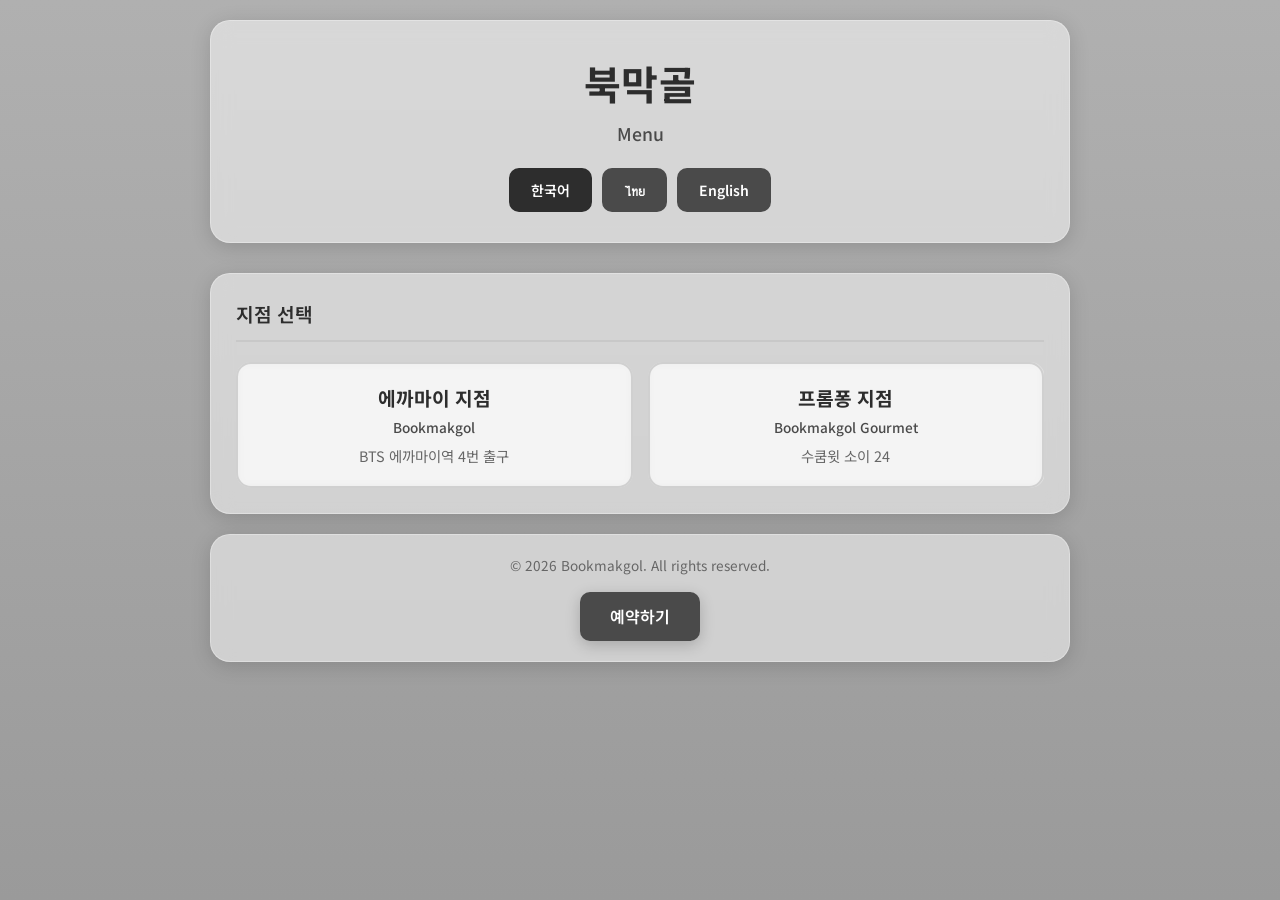
<file: index.html>
<!DOCTYPE html>
<html lang="ko">
<head>
    <meta charset="UTF-8">
    <meta name="viewport" content="width=device-width, initial-scale=1.0">
    <title>북막골 메뉴 | Bookmakgol Menu</title>
    <link rel="preconnect" href="https://fonts.googleapis.com">
    <link rel="preconnect" href="https://fonts.gstatic.com" crossorigin>
    <link href="https://fonts.googleapis.com/css2?family=Noto+Sans+KR:wght@400;500;600;700&display=swap" rel="stylesheet">
    <link rel="stylesheet" href="css/style.css">
</head>
<body>
    <div class="container">
        <!-- Header -->
        <header class="header">
            <div class="logo">북막골</div>
            <div class="subtitle" id="subtitle">Menu</div>
            
            <!-- Language Selector -->
            <div class="language-selector">
                <button class="lang-btn active" data-lang="ko">한국어</button>
                <button class="lang-btn" data-lang="th">ไทย</button>
                <button class="lang-btn" data-lang="en">English</button>
            </div>
        </header>

        <!-- Branch Selection -->
        <section class="branch-section">
            <h2 class="section-title">
                <span id="branch-title">지점 선택</span>
            </h2>
            
            <div class="branch-cards">
                <button class="branch-card" data-branch="ekamai" type="button">
                    <div class="branch-name" id="ekamai-name">에까마이 지점</div>
                    <div class="branch-subtitle">Bookmakgol</div>
                    <div class="branch-info" id="ekamai-info">BTS 에까마이역 4번 출구</div>
                </button>
                <button class="branch-card" data-branch="phromphong" type="button">
                    <div class="branch-name" id="phrom-name">프롬퐁 지점</div>
                    <div class="branch-subtitle">Bookmakgol Gourmet</div>
                    <div class="branch-info" id="phrom-info">수쿰윗 소이 24</div>
                </button>
            </div>
        </section>

        <!-- Menu Container (Hidden until branch selected) -->
        <section class="menu-section" id="menuSection" style="display: none;">
            <!-- Category Navigation -->
            <nav class="category-nav" id="categoryNav">
                <div class="category-scroll">
                    <!-- Categories will be populated by JS -->
                </div>
            </nav>

            <!-- Menu Grid -->
            <div class="menu-grid" id="menuGrid">
                <!-- Menu items will be populated by JS -->
            </div>
        </section>

        <!-- Footer -->
        <footer class="footer">
            <div class="footer-content">
                <p>© 2026 Bookmakgol. All rights reserved.</p>
                <a href="https://dylankwak57.github.io/bookmakgol-reservation/" class="reservation-btn" id="reservationBtn">
                    예약하기
                </a>
            </div>
        </footer>
    </div>

    <script src="js/menu.js?v=10"></script>
</body>
</html>
</file>
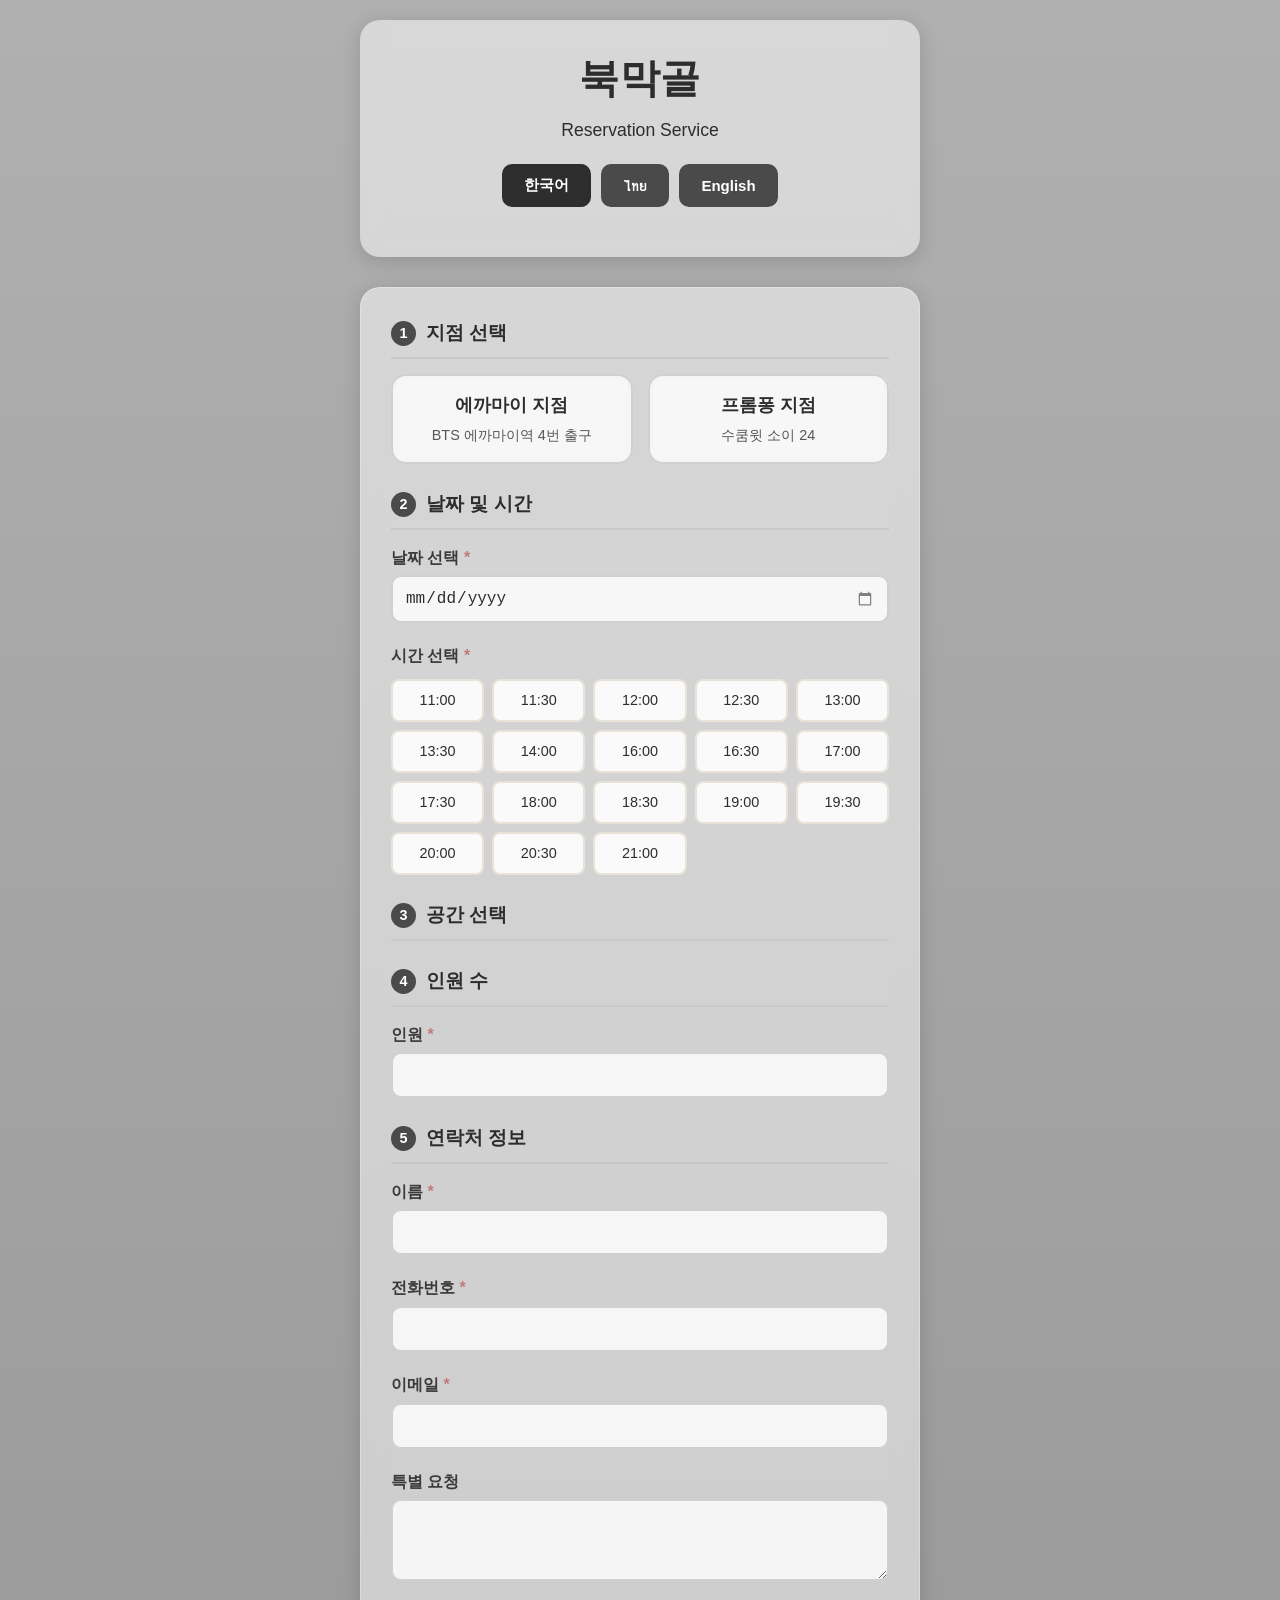
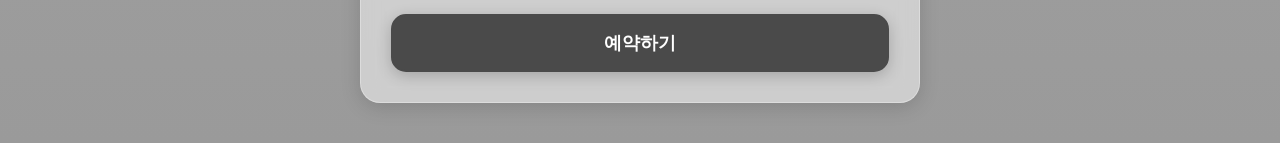
<file: bookmakgol_reservation_index.html>
<!DOCTYPE html>
<html lang="ko">
<head>
    <meta charset="UTF-8">
    <meta name="viewport" content="width=device-width, initial-scale=1.0">
    <title id="page-title">북막골 예약 | Bookmakgol Reservation</title>
    <style>
        * {
            margin: 0;
            padding: 0;
            box-sizing: border-box;
        }

        body {
            font-family: -apple-system, BlinkMacSystemFont, 'Segoe UI', Roboto, 'Helvetica Neue', Arial, sans-serif;
            background: linear-gradient(to bottom, #b0b0b0 0%, #9a9a9a 100%);
            color: #2d2d2d;
            line-height: 1.6;
            min-height: 100vh;
        }

        .container {
            max-width: 600px;
            margin: 0 auto;
            padding: 20px;
        }

        .header {
            text-align: center;
            margin-bottom: 30px;
            padding: 30px 20px;
            background: rgba(255, 255, 255, 0.5);
            border-radius: 20px;
            backdrop-filter: blur(10px);
            box-shadow: 0 4px 20px rgba(0, 0, 0, 0.15);
        }

        .logo {
            font-size: 2.5rem;
            font-weight: 700;
            color: #2d2d2d;
            margin-bottom: 10px;
            letter-spacing: 0.5px;
            line-height: 1.4;
        }

        .subtitle {
            font-size: 1.1rem;
            color: #2d2d2d;
            margin-bottom: 20px;
        }

        .language-selector {
            display: flex;
            justify-content: center;
            gap: 10px;
            margin-bottom: 20px;
        }

        .lang-btn {
            background: #4a4a4a;
            border: 2px solid #4a4a4a;
            padding: 10px 20px;
            border-radius: 10px;
            font-size: 15px;
            cursor: pointer;
            transition: all 0.3s;
            font-weight: 600;
            color: white;
        }

        .lang-btn:hover {
            transform: translateY(-2px);
            box-shadow: 0 4px 12px rgba(0,0,0,0.2);
            background: #3a3a3a;
        }

        .lang-btn.active {
            background: #2d2d2d;
            color: white;
            border-color: #2d2d2d;
        }

        .form-container {
            background: rgba(255, 255, 255, 0.5);
            border-radius: 20px;
            padding: 30px;
            backdrop-filter: blur(10px);
            box-shadow: 0 4px 20px rgba(0, 0, 0, 0.15);
            margin-bottom: 20px;
            border: 1px solid rgba(255, 255, 255, 0.3);
        }

        .form-section {
            margin-bottom: 25px;
        }

        .section-title {
            font-size: 1.2rem;
            color: #2d2d2d;
            margin-bottom: 15px;
            padding-bottom: 8px;
            border-bottom: 2px solid #c8c8c8;
            display: flex;
            align-items: center;
            font-weight: 600;
        }

        .section-number {
            background: #4a4a4a;
            color: white;
            width: 25px;
            height: 25px;
            border-radius: 50%;
            display: flex;
            align-items: center;
            justify-content: center;
            font-size: 0.9rem;
            margin-right: 10px;
            font-weight: 600;
        }

        .form-group {
            margin-bottom: 20px;
        }

        label {
            display: block;
            margin-bottom: 5px;
            font-weight: 600;
            color: #3a3a3a;
        }

        .required {
            color: #c17a7a;
        }

        input, select, textarea {
            width: 100%;
            padding: 12px;
            border: 2px solid #d0d0d0;
            border-radius: 10px;
            font-size: 1rem;
            transition: all 0.3s ease;
            background: rgba(255, 255, 255, 0.8);
            color: #2d2d2d;
        }

        input:focus, select:focus, textarea:focus {
            outline: none;
            border-color: #4a4a4a;
            background: white;
            box-shadow: 0 2px 8px rgba(0, 0, 0, 0.1);
        }

        /* 날짜/시간 입력 필드 스타일 */
        input[type="date"]::-webkit-calendar-picker-indicator,
        input[type="time"]::-webkit-calendar-picker-indicator {
            filter: invert(0.5);
            cursor: pointer;
        }

        input[type="date"]::-webkit-datetime-edit,
        input[type="time"]::-webkit-datetime-edit {
            color: #2d2d2d;
        }

        input[type="date"]::-webkit-datetime-edit-fields-wrapper,
        input[type="time"]::-webkit-datetime-edit-fields-wrapper {
            color: #2d2d2d;
        }

        .form-row {
            display: grid;
            grid-template-columns: 1fr 1fr;
            gap: 15px;
        }

        .branch-cards {
            display: grid;
            grid-template-columns: 1fr 1fr;
            gap: 15px;
            margin-bottom: 15px;
        }

        .branch-card {
            border: 2px solid #d0d0d0;
            border-radius: 15px;
            padding: 15px;
            text-align: center;
            cursor: pointer;
            transition: all 0.3s ease;
            background: rgba(255, 255, 255, 0.6);
            backdrop-filter: blur(5px);
            color: #2d2d2d;
        }

        .branch-card:hover {
            border-color: #4a4a4a;
            background: rgba(255, 255, 255, 0.8);
            transform: translateY(-2px);
            box-shadow: 0 4px 12px rgba(0,0,0,0.2);
        }

        .branch-card.selected {
            border-color: #2d2d2d;
            background: #4a4a4a;
            color: white;
        }

        .branch-name {
            font-weight: bold;
            font-size: 1.1rem;
            margin-bottom: 5px;
        }

        .branch-info {
            font-size: 0.9rem;
            opacity: 0.8;
        }

        .space-options {
            display: none;
            margin-top: 15px;
        }

        .space-options.show {
            display: block;
        }

        .space-type-selector {
            display: grid;
            grid-template-columns: 1fr 1fr;
            gap: 10px;
            margin-bottom: 15px;
        }

        .space-btn {
            padding: 10px;
            border: 2px solid #e8e2d8;
            background: #fafafa;
            border-radius: 10px;
            cursor: pointer;
            transition: all 0.3s ease;
            text-align: center;
            color: #2d2d2d;
        }

        .space-btn.selected {
            border-color: #2d2d2d;
            background: #4a4a4a;
            color: white;
        }

        .room-details, .floor-details {
            display: none;
            margin-top: 10px;
        }

        .room-details.show, .floor-details.show {
            display: block;
        }

        .room-cards, .floor-cards {
            display: grid;
            grid-template-columns: 1fr 1fr;
            gap: 10px;
        }

        .detail-card {
            border: 2px solid #e8e2d8;
            border-radius: 10px;
            padding: 10px;
            text-align: center;
            cursor: pointer;
            transition: all 0.3s ease;
            background: #fafafa;
            color: #2d2d2d;
        }

        .detail-card.selected {
            border-color: #2d2d2d;
            background: #4a4a4a;
            color: white;
        }

        .submit-btn {
            width: 100%;
            padding: 15px;
            background: #4a4a4a;
            color: white;
            border: 2px solid #4a4a4a;
            border-radius: 15px;
            font-size: 1.1rem;
            font-weight: 600;
            cursor: pointer;
            transition: all 0.3s ease;
            box-shadow: 0 4px 15px rgba(0, 0, 0, 0.2);
        }

        .submit-btn:hover {
            transform: translateY(-2px);
            box-shadow: 0 6px 20px rgba(0, 0, 0, 0.3);
            background: #3a3a3a;
        }

        .submit-btn:disabled {
            background: #ccc;
            cursor: not-allowed;
            transform: none;
            box-shadow: none;
        }

        .loading {
            display: none;
            text-align: center;
            padding: 20px;
        }

        .spinner {
            border: 3px solid #f3f3f3;
            border-top: 3px solid #8b4513;
            border-radius: 50%;
            width: 30px;
            height: 30px;
            animation: spin 1s linear infinite;
            margin: 0 auto 10px;
        }

        @keyframes spin {
            0% { transform: rotate(0deg); }
            100% { transform: rotate(360deg); }
        }

        .message {
            padding: 20px;
            border-radius: 10px;
            margin: 20px 0;
            text-align: left;
            display: none;
            line-height: 1.6;
            white-space: pre-line;
            font-size: 0.95rem;
        }

        .success {
            background: linear-gradient(135deg, #d4edda 0%, #c8e6c9 100%);
            border: 2px solid #28a745;
            color: #155724;
            box-shadow: 0 4px 15px rgba(40, 167, 69, 0.2);
            backdrop-filter: blur(5px);
        }
        
        .success h3 {
            color: #28a745;
            margin-bottom: 15px;
            font-size: 1.1rem;
        }
        
        .success ul {
            list-style: none;
            padding: 0;
            margin: 15px 0;
        }
        
        .success li {
            padding: 3px 0;
            border-left: 3px solid #28a745;
            padding-left: 10px;
            margin: 5px 0;
        }

        .error {
            background: #f8d7da;
            border: 1px solid #f5c6cb;
            color: #721c24;
        }

        .time-grid {
            display: grid;
            grid-template-columns: repeat(auto-fit, minmax(80px, 1fr));
            gap: 8px;
            margin-top: 10px;
        }

        .time-slot {
            padding: 8px 4px;
            border: 2px solid #e8e2d8;
            border-radius: 8px;
            text-align: center;
            cursor: pointer;
            transition: all 0.3s ease;
            font-size: 0.9rem;
            background: #fafafa;
        }

        .time-slot:hover {
            border-color: #4a4a4a;
            background: white;
        }

        .time-slot.selected {
            border-color: #2d2d2d;
            background: #4a4a4a;
            color: white;
        }

        .time-slot.unavailable {
            background: #f5f5f5;
            color: #999;
            cursor: not-allowed;
        }

        @media (max-width: 768px) {
            .container {
                padding: 10px;
            }

            .form-row {
                grid-template-columns: 1fr;
            }

            .branch-cards {
                grid-template-columns: 1fr;
            }

            .logo {
                font-size: 2rem;
            }

            .form-container {
                padding: 20px;
            }
        }

        .hidden {
            display: none !important;
        }

        /* 예약금 섹션 스타일 */
        .deposit-info {
            background: linear-gradient(135deg, #fff9e6 0%, #ffe6cc 100%);
            border: 2px solid #ffb84d;
            border-radius: 15px;
            padding: 20px;
            margin-bottom: 20px;
        }

        .deposit-amount {
            font-size: 1.3rem;
            font-weight: bold;
            color: #d9534f;
            text-align: center;
            margin-bottom: 15px;
            padding: 10px;
            background: white;
            border-radius: 10px;
        }

        .bank-info {
            background: white;
            padding: 15px;
            border-radius: 10px;
            margin-bottom: 15px;
        }

        .bank-info h4 {
            margin-bottom: 10px;
            color: #2d2d2d;
        }

        .bank-info ul {
            list-style: none;
            padding: 0;
        }

        .bank-info li {
            padding: 5px 0;
            border-bottom: 1px solid #f0f0f0;
        }

        .bank-info li:last-child {
            border-bottom: none;
        }

        .usage-time-info {
            background: #e8f5e9;
            padding: 10px;
            border-radius: 8px;
            text-align: center;
        }

        input[type="file"] {
            padding: 10px;
            border: 2px dashed #d0d0d0;
            background: rgba(255, 255, 255, 0.9);
            cursor: pointer;
        }

        input[type="file"]:hover {
            border-color: #4a4a4a;
            background: white;
        }

        small {
            display: block;
            margin-top: 5px;
            color: #666;
            font-size: 0.85rem;
        }

        /* 예약 가능/불가 모달 */
        .availability-modal {
            display: none;
            position: fixed;
            top: 0;
            left: 0;
            width: 100%;
            height: 100%;
            background: rgba(0, 0, 0, 0.6);
            z-index: 1000;
            align-items: center;
            justify-content: center;
            backdrop-filter: blur(5px);
        }

        .availability-modal.show {
            display: flex;
        }

        .modal-content {
            background: white;
            border-radius: 20px;
            padding: 40px 30px;
            max-width: 400px;
            width: 90%;
            text-align: center;
            box-shadow: 0 10px 40px rgba(0, 0, 0, 0.3);
            animation: modalSlideIn 0.3s ease;
        }

        @keyframes modalSlideIn {
            from {
                transform: translateY(-50px);
                opacity: 0;
            }
            to {
                transform: translateY(0);
                opacity: 1;
            }
        }

        .modal-icon {
            font-size: 4rem;
            margin-bottom: 20px;
        }

        .modal-title {
            font-size: 1.5rem;
            font-weight: 700;
            margin-bottom: 15px;
            color: #2d2d2d;
        }

        .modal-message {
            font-size: 1rem;
            line-height: 1.6;
            margin-bottom: 25px;
            color: #4a4a4a;
            white-space: pre-line;
        }

        .modal-btn {
            background: #4a4a4a;
            color: white;
            border: none;
            border-radius: 12px;
            padding: 12px 40px;
            font-size: 1rem;
            font-weight: 600;
            cursor: pointer;
            transition: all 0.3s;
            box-shadow: 0 4px 15px rgba(0, 0, 0, 0.2);
        }

        .modal-btn:hover {
            background: #3a3a3a;
            transform: translateY(-2px);
            box-shadow: 0 6px 20px rgba(0, 0, 0, 0.3);
        }

        .modal-btn.success {
            background: linear-gradient(135deg, #51cf66, #40c057);
        }

        .modal-btn.success:hover {
            background: linear-gradient(135deg, #40c057, #37b24d);
        }

        .modal-btn.error {
            background: linear-gradient(135deg, #ff6b6b, #ee5a52);
        }

        .modal-btn.error:hover {
            background: linear-gradient(135deg, #ee5a52, #e03131);
        }

        #modalButtons {
            display: flex;
            gap: 10px;
            justify-content: center;
            flex-wrap: wrap;
        }

        #modalButtons .modal-btn {
            flex: 1;
            min-width: 120px;
        }

        .modal-btn.secondary {
            background: #868e96;
        }

        .modal-btn.secondary:hover {
            background: #6c757d;
        }

        .modal-btn.warning {
            background: linear-gradient(135deg, #ffa94d, #ff922b);
        }

        .modal-btn.warning:hover {
            background: linear-gradient(135deg, #ff922b, #fd7e14);
        }
    </style>
</head>
<body>
    <div class="container">
        <div class="header">
            <div class="logo">북막골</div>
            <div class="subtitle" id="subtitle">Reservation Service</div>
            
            <div class="language-selector">
                <button class="lang-btn active" data-lang="ko">한국어</button>
                <button class="lang-btn" data-lang="th">ไทย</button>
                <button class="lang-btn" data-lang="en">English</button>
            </div>
        </div>

        <div class="form-container">
            <form id="reservationForm">
                <!-- Step 1: 지점 선택 -->
                <div class="form-section">
                    <h3 class="section-title">
                        <span class="section-number">1</span>
                        <span id="step1-title">지점 선택</span>
                    </h3>
                    
                    <div class="branch-cards">
                        <div class="branch-card" data-branch="Ekamai">
                            <div class="branch-name" id="ekamai-name">에까마이 지점</div>
                            <div class="branch-info" id="ekamai-info">BTS 에까마이역 4번 출구</div>
                        </div>
                        <div class="branch-card" data-branch="Phrom Phong">
                            <div class="branch-name" id="phrom-name">프롬퐁 지점</div>
                            <div class="branch-info" id="phrom-info">수쿰윗 소이 24</div>
                        </div>
                    </div>
                </div>

                <!-- Step 2: 날짜 및 시간 -->
                <div class="form-section">
                    <h3 class="section-title">
                        <span class="section-number">2</span>
                        <span id="step2-title">날짜 및 시간</span>
                    </h3>
                    
                    <div class="form-group">
                        <label for="date" id="date-label">날짜 선택 <span class="required">*</span></label>
                        <input type="date" id="date" name="date" required>
                    </div>
                    
                    <div class="form-group">
                        <label id="time-label">시간 선택 <span class="required">*</span></label>
                        <div class="time-grid" id="timeGrid">
                            <!-- 시간 슬롯들이 동적으로 생성됩니다 -->
                        </div>
                        <input type="hidden" id="selectedTime" name="time">
                    </div>
                </div>

                <!-- Step 3: 공간 선택 -->
                <div class="form-section">
                    <h3 class="section-title">
                        <span class="section-number">3</span>
                        <span id="step3-title">공간 선택</span>
                    </h3>
                    
                    <div class="space-options" id="spaceOptions">
                        <div class="space-type-selector">
                            <div class="space-btn" data-space="룸" id="room-btn">
                                <div id="room-text">룸 (개별 공간)</div>
                            </div>
                            <div class="space-btn" data-space="홀" id="hall-btn">
                                <div id="hall-text">홀 (일반 테이블)</div>
                            </div>
                        </div>
                        
                        <div class="room-details" id="roomDetails">
                            <div class="room-cards">
                                <div class="detail-card" data-room="1번룸">
                                    <div id="room1-text">1번룸</div>
                                    <div id="room1-capacity">최대 16명</div>
                                </div>
                                <div class="detail-card" data-room="2번룸">
                                    <div id="room2-text">2번룸</div>
                                    <div id="room2-capacity">최대 6명 (에까마이) / 4명 (프롬퐁)</div>
                                </div>
                            </div>
                        </div>
                        
                        <div class="floor-details" id="floorDetails">
                            <div class="floor-cards">
                                <div class="detail-card" data-floor="1층">
                                    <div id="floor1-text">1층</div>
                                </div>
                                <div class="detail-card" data-floor="2층">
                                    <div id="floor2-text">2층</div>
                                </div>
                            </div>
                        </div>
                    </div>
                </div>

                <!-- Step 4: 인원 -->
                <div class="form-section">
                    <h3 class="section-title">
                        <span class="section-number">4</span>
                        <span id="step4-title">인원 수</span>
                    </h3>
                    
                    <div class="form-group">
                        <label for="guests" id="guests-label">인원 <span class="required">*</span></label>
                        <input type="number" id="guests" name="guests" min="1" max="20" required>
                    </div>
                </div>

                <!-- Step 5: 연락처 정보 -->
                <div class="form-section">
                    <h3 class="section-title">
                        <span class="section-number">5</span>
                        <span id="step5-title">연락처 정보</span>
                    </h3>
                    
                    <div class="form-group">
                        <label for="name" id="name-label">이름 <span class="required">*</span></label>
                        <input type="text" id="name" name="name" required>
                    </div>
                    
                    <div class="form-group">
                        <label for="phone" id="phone-label">전화번호 <span class="required">*</span></label>
                        <input type="tel" id="phone" name="phone" required>
                    </div>
                    
                    <div class="form-group">
                        <label for="email" id="email-label">이메일 <span class="required">*</span></label>
                        <input type="email" id="email" name="email" required>
                    </div>
                    
                    <div class="form-group">
                        <label for="special-request" id="special-label">특별 요청</label>
                        <textarea id="special-request" name="specialRequest" rows="3" placeholder=""></textarea>
                    </div>
                </div>

                <!-- Step 6: 예약금 영수증 (Room 예약 시만 표시) -->
                <div class="form-section" id="depositSection" style="display: none;">
                    <h3 class="section-title">
                        <span class="section-number">6</span>
                        <span id="step6-title">예약금 입금 영수증</span>
                    </h3>
                    
                    <div class="deposit-info">
                        <div id="deposit-amount-display" class="deposit-amount"></div>
                        
                        <div class="bank-info">
                            <h4 id="bank-info-title">🏦 입금 계좌</h4>
                            <ul id="bank-details">
                                <li><strong id="bank-name-label">은행:</strong> Kasikorn Bank</li>
                                <li><strong id="bank-account-label">계좌번호:</strong> 047-3-53876-8</li>
                                <li><strong id="bank-holder-label">예금주:</strong> Bookmagol (Thailand)<br>
                                    <span style="font-size: 0.9em;">บุคมาโกล ไทยแลนด์ จำกัด</span>
                                </li>
                            </ul>
                        </div>
                        
                        <div class="usage-time-info">
                            <p id="usage-time-text">⏰ <strong>사용 시간:</strong> 3시간</p>
                        </div>
                    </div>
                    
                    <div class="form-group">
                        <label for="receipt" id="receipt-label">
                            입금 영수증 업로드 <span class="required">*</span>
                        </label>
                        <input 
                            type="file" 
                            id="receipt" 
                            name="receipt" 
                            accept="image/*,.pdf"
                        >
                        <small id="receipt-help">
                            입금 후 영수증 사진을 업로드해주세요. (JPG, PNG, PDF, 최대 5MB)
                        </small>
                    </div>
                </div>

                <button type="submit" class="submit-btn" id="submitBtn">예약하기</button>
            </form>

            <div class="loading" id="loading">
                <div class="spinner"></div>
                <div id="loading-text">예약을 처리 중입니다...</div>
            </div>

            <div class="message success" id="successMessage">
                <div id="success-text">예약이 성공적으로 접수되었습니다!</div>
                <div id="booking-number"></div>
            </div>

            <div class="message error" id="errorMessage">
                <div id="error-text">예약 처리 중 오류가 발생했습니다.</div>
            </div>
        </div>

        <!-- 예약 가능/불가 모달 -->
        <div class="availability-modal" id="availabilityModal">
            <div class="modal-content">
                <div class="modal-icon" id="modalIcon"></div>
                <h3 class="modal-title" id="modalTitle"></h3>
                <p class="modal-message" id="modalMessage"></p>
                <div id="modalButtons">
                    <button class="modal-btn" id="modalBtn"></button>
                </div>
            </div>
        </div>
    </div>

    <script>
        // 다국어 텍스트
        const translations = {
            ko: {
                pageTitle: '북막골 예약 | Bookmakgol Reservation',
                subtitle: 'Reservation Service',
                step1Title: '지점 선택',
                step2Title: '날짜 및 시간',
                step3Title: '공간 선택',
                step4Title: '인원 수',
                step5Title: '연락처 정보',
                step6Title: '예약금 입금 영수증',
                ekamaiName: '에까마이 지점',
                ekamaiInfo: 'BTS 에까마이역 4번 출구',
                phromName: '프롬퐁 지점',
                phromInfo: '수쿰윗 소이 24',
                dateLabel: '날짜 선택',
                timeLabel: '시간 선택',
                roomText: '룸 (개별 공간)',
                hallText: '테이블',
                room1Text: '1번룸',
                room1Capacity: '최대 16명',
                room2Text: '2번룸',
                room2Capacity: '최대 6명',
                floor1Text: '1층',
                floor2Text: '2층',
                guestsLabel: '인원',
                nameLabel: '이름',
                phoneLabel: '전화번호',
                emailLabel: '이메일',
                specialLabel: '특별 요청',
                bankInfoTitle: '🏦 입금 계좌',
                bankNameLabel: '은행',
                bankAccountLabel: '계좌번호',
                bankHolderLabel: '예금주',
                usageTimeText: '사용 시간: 3시간',
                receiptLabel: '입금 영수증 업로드',
                receiptHelp: '입금 후 영수증 사진을 업로드해주세요. (JPG, PNG, PDF, 최대 5MB)',
                submitBtn: '예약하기',
                loadingText: '예약을 처리 중입니다...',
                successText: '예약이 성공적으로 접수되었습니다!',
                errorText: '예약 처리 중 오류가 발생했습니다.',
                required: '*'
            },
            th: {
                pageTitle: 'จองโต๊ะ บุกมักกล | Bookmakgol Reservation',
                subtitle: 'Reservation Service',
                step1Title: 'เลือกสาขา',
                step2Title: 'วันที่และเวลา',
                step3Title: 'เลือกพื้นที่',
                step4Title: 'จำนวนคน',
                step5Title: 'ข้อมูลติดต่อ',
                step6Title: 'สลิปโอนเงินค่ามัดจำ',
                ekamaiName: 'สาขาเอกมัย',
                ekamaiInfo: 'BTS เอกมัย ทางออก 4',
                phromName: 'สาขาพร้อมพงษ์',
                phromInfo: 'สุขุมวิท ซอย 24',
                dateLabel: 'เลือกวันที่',
                timeLabel: 'เลือกเวลา',
                roomText: 'ห้องส่วนตัว',
                hallText: 'โซนโต๊ะ',
                room1Text: 'ห้องที่ 1',
                room1Capacity: 'สูงสุด 16 คน',
                room2Text: 'ห้องที่ 2',
                room2Capacity: 'สูงสุด 6 คน',
                floor1Text: 'ชั้น 1',
                floor2Text: 'ชั้น 2',
                guestsLabel: 'จำนวนคน',
                nameLabel: 'ชื่อ',
                phoneLabel: 'เบอร์โทร',
                emailLabel: 'อีเมล',
                specialLabel: 'ความต้องการพิเศษ',
                bankInfoTitle: '🏦 บัญชีธนาคาร',
                bankNameLabel: 'ธนาคาร',
                bankAccountLabel: 'เลขที่บัญชี',
                bankHolderLabel: 'ชื่อบัญชี',
                usageTimeText: 'ระยะเวลาใช้งาน: 3 ชั่วโมง',
                receiptLabel: 'อัพโหลดสลิปโอนเงิน',
                receiptHelp: 'กรุณาอัพโหลดสลิปโอนเงิน (JPG, PNG, PDF, สูงสุด 5MB)',
                submitBtn: 'จองโต๊ะ',
                loadingText: 'กำลังดำเนินการจอง...',
                successText: 'การจองสำเร็จแล้ว!',
                errorText: 'เกิดข้อผิดพลาดในการจอง',
                required: '*'
            },
            en: {
                pageTitle: 'Bookmakgol Reservation',
                subtitle: 'Reservation Service',
                step1Title: 'Select Branch',
                step2Title: 'Date & Time',
                step3Title: 'Select Space',
                step4Title: 'Party Size',
                step5Title: 'Contact Information',
                step6Title: 'Payment Receipt',
                ekamaiName: 'Ekamai Branch',
                ekamaiInfo: 'BTS Ekamai Exit 4',
                phromName: 'Phrom Phong Branch',
                phromInfo: 'Sukhumvit Soi 24',
                dateLabel: 'Select Date',
                timeLabel: 'Select Time',
                roomText: 'Private Room',
                hallText: 'Tables',
                room1Text: 'Room 1',
                room1Capacity: 'Max 16 guests',
                room2Text: 'Room 2',
                room2Capacity: 'Max 6 guests',
                floor1Text: '1st Floor',
                floor2Text: '2nd Floor',
                guestsLabel: 'Guests',
                nameLabel: 'Name',
                phoneLabel: 'Phone',
                emailLabel: 'Email',
                specialLabel: 'Special Requests',
                bankInfoTitle: '🏦 Bank Account',
                bankNameLabel: 'Bank',
                bankAccountLabel: 'Account Number',
                bankHolderLabel: 'Account Holder',
                usageTimeText: 'Duration: 3 hours',
                receiptLabel: 'Upload Payment Receipt',
                receiptHelp: 'Please upload payment receipt (JPG, PNG, PDF, max 5MB)',
                submitBtn: 'Make Reservation',
                loadingText: 'Processing reservation...',
                successText: 'Reservation submitted successfully!',
                errorText: 'Error processing reservation.',
                required: '*'
            }
        };

        // 현재 언어
        let currentLang = 'ko';
        let selectedBranch = '';
        let selectedSpace = '';
        let selectedDetail = '';

        // 예약금 금액 계산 함수 (지점별)
        function getDepositAmount(branch, room) {
            // 룸 번호 정규화 (다국어 지원)
            const isRoom1 = room === '1번룸' || room === 'Room 1' || room === 'ห้องที่ 1' || room.includes('1');
            const isRoom2 = room === '2번룸' || room === 'Room 2' || room === 'ห้องที่ 2' || room.includes('2');
            
            if (branch === 'Ekamai') {
                return isRoom1 ? '600' : isRoom2 ? '300' : '600';
            } else {
                // Phrom Phong
                return isRoom1 ? '800' : isRoom2 ? '400' : '800';
            }
        }

        // 사용 가능 시간 계산 함수
        function calculateAvailableHours(startTime, nextBookingTime = null) {
            const [startHour, startMinute] = startTime.split(':').map(Number);
            const startMinutes = startHour * 60 + startMinute;
            
            // 기본 3시간
            let endMinutes = startMinutes + 180;
            
            // ⚠️ 다음 예약 시간 체크가 제일 먼저!
            if (nextBookingTime) {
                const [nextHour, nextMinute] = nextBookingTime.split(':').map(Number);
                const nextMinutes = nextHour * 60 + nextMinute;
                if (endMinutes > nextMinutes) {
                    endMinutes = nextMinutes;
                }
            }
            
            // 브레이크 타임 체크 (15:00)
            const breakStartMinutes = 15 * 60;
            if (startMinutes < breakStartMinutes && endMinutes > breakStartMinutes) {
                endMinutes = breakStartMinutes;
            }
            
            // 영업 종료 시간 체크 (22:00)
            const closeMinutes = 22 * 60;
            if (endMinutes > closeMinutes) {
                endMinutes = closeMinutes;
            }
            
            // 종료 시간 계산
            const endHour = Math.floor(endMinutes / 60);
            const endMinute = endMinutes % 60;
            const endTime = `${endHour.toString().padStart(2, '0')}:${endMinute.toString().padStart(2, '0')}`;
            
            // 사용 가능 시간 (분 단위)
            const availableMinutes = endMinutes - startMinutes;
            const availableHours = availableMinutes / 60;
            
            return {
                endTime,
                availableHours,
                availableMinutes,
                isLimited: availableHours < 3,
                isTooShort: availableHours < 1  // 1시간 미만만 차단 (정확히 1시간은 OK)
            };
        }

        // 모달 표시 함수
        function showAvailabilityModal(isAvailable, time, room, date, availableInfo, blockedSlots = []) {
            const modal = document.getElementById('availabilityModal');
            const icon = document.getElementById('modalIcon');
            const title = document.getElementById('modalTitle');
            const message = document.getElementById('modalMessage');
            const buttonsDiv = document.getElementById('modalButtons');
            
            if (isAvailable) {
                // 예약 가능
                icon.textContent = availableInfo.isLimited ? '⚠️' : '✅';
                
                const titles = {
                    ko: availableInfo.isLimited ? '예약 가능합니다' : '예약 가능합니다!',
                    th: availableInfo.isLimited ? 'สามารถจองได้' : 'สามารถจองได้!',
                    en: availableInfo.isLimited ? 'Available' : 'Available!'
                };
                
                // 사용 가능 시간 텍스트
                const hoursText = availableInfo.availableHours === Math.floor(availableInfo.availableHours) 
                    ? availableInfo.availableHours 
                    : availableInfo.availableHours.toFixed(1);
                
                const timeRangeText = `${time}~${availableInfo.endTime}`;
                
                let warningText = '';
                if (availableInfo.isLimited) {
                    const warningMessages = {
                        ko: `\n\n⚠️ 사용 시간: ${hoursText}시간\n(일반 사용 시간 3시간보다 짧습니다)`,
                        th: `\n\n⚠️ เวลาใช้งาน: ${hoursText} ชั่วโมง\n(น้อยกว่าเวลาปกติ 3 ชั่วโมง)`,
                        en: `\n\n⚠️ Duration: ${hoursText} hours\n(Shorter than standard 3 hours)`
                    };
                    warningText = warningMessages[currentLang];
                }
                
                // 예약금 금액 계산
                const roomEn = room.includes('1') ? 'Room 1' : 'Room 2';
                const depositAmount = getDepositAmount(selectedBranch, roomEn);
                
                const messages = {
                    ko: `${date}\n${timeRangeText}\n${room}${warningText}\n\n💰 예약금: ${depositAmount} THB\n${availableInfo.isLimited ? '\n계속 진행하시겠습니까?' : '\n아래로 스크롤하여 예약을 완료해주세요.'}`,
                    th: `${date}\n${timeRangeText}\n${room}${warningText}\n\n💰 ค่ามัดจำ: ${depositAmount} บาท\n${availableInfo.isLimited ? '\nต้องการดำเนินการต่อหรือไม่?' : '\nเลื่อนลงเพื่อดำเนินการจองต่อ'}`,
                    en: `${date}\n${timeRangeText}\n${room}${warningText}\n\n💰 Deposit: ${depositAmount} THB\n${availableInfo.isLimited ? '\nDo you want to continue?' : '\nScroll down to complete your reservation.'}`
                };
                
                title.textContent = titles[currentLang];
                message.textContent = messages[currentLang];
                
                // 버튼 설정
                buttonsDiv.innerHTML = '';
                
                if (availableInfo.isLimited) {
                    // 제한 시간: 2개 버튼
                    const changeBtn = document.createElement('button');
                    changeBtn.className = 'modal-btn secondary';
                    changeBtn.id = 'modalChangeBtn';
                    const changeBtnTexts = {
                        ko: '시간 변경',
                        th: 'เปลี่ยนเวลา',
                        en: 'Change Time'
                    };
                    changeBtn.textContent = changeBtnTexts[currentLang];
                    
                    const continueBtn = document.createElement('button');
                    continueBtn.className = 'modal-btn warning';
                    continueBtn.id = 'modalContinueBtn';
                    const continueBtnTexts = {
                        ko: '계속하기',
                        th: 'ดำเนินการต่อ',
                        en: 'Continue'
                    };
                    continueBtn.textContent = continueBtnTexts[currentLang];
                    
                    buttonsDiv.appendChild(changeBtn);
                    buttonsDiv.appendChild(continueBtn);
                } else {
                    // 정상: 1개 버튼
                    const okBtn = document.createElement('button');
                    okBtn.className = 'modal-btn success';
                    okBtn.id = 'modalOkBtn';
                    const okBtnTexts = {
                        ko: '계속하기',
                        th: 'ดำเนินการต่อ',
                        en: 'Continue'
                    };
                    okBtn.textContent = okBtnTexts[currentLang];
                    
                    buttonsDiv.appendChild(okBtn);
                }
                
            } else {
                // 예약 불가
                icon.textContent = '❌';
                
                const titles = {
                    ko: '죄송합니다',
                    th: 'ขออภัยค่ะ',
                    en: 'Sorry'
                };
                
                // 블록된 시간 목록 생성
                let blockedTimesText = '';
                if (blockedSlots && blockedSlots.length > 0) {
                    const blockedTimesLabels = {
                        ko: '\n\n🚫 예약 불가 시간:\n',
                        th: '\n\n🚫 เวลาที่ไม่สามารถจองได้:\n',
                        en: '\n\n🚫 Unavailable times:\n'
                    };
                    blockedTimesText = blockedTimesLabels[currentLang] + blockedSlots.join(', ');
                }
                
                const messages = {
                    ko: `선택하신 시간 (${time})은\n이미 예약되어 있습니다.${blockedTimesText}\n\n다른 시간을 선택해주세요.`,
                    th: `เวลาที่เลือก (${time})\nถูกจองแล้ว${blockedTimesText}\n\nกรุณาเลือกเวลาอื่น`,
                    en: `The selected time (${time})\nis already booked.${blockedTimesText}\n\nPlease choose another time.`
                };
                
                title.textContent = titles[currentLang];
                message.textContent = messages[currentLang];
                
                // 버튼 설정
                buttonsDiv.innerHTML = '';
                const backBtn = document.createElement('button');
                backBtn.className = 'modal-btn error';
                backBtn.id = 'modalBackBtn';
                const backBtnTexts = {
                    ko: '시간 다시 선택',
                    th: 'เลือกเวลาใหม่',
                    en: 'Choose Another Time'
                };
                backBtn.textContent = backBtnTexts[currentLang];
                
                buttonsDiv.appendChild(backBtn);
            }
            
            modal.classList.add('show');
        }

        // 모달 닫기 및 버튼 이벤트
        document.addEventListener('click', function(e) {
            const modal = document.getElementById('availabilityModal');
            
            // 배경 클릭 시 닫기
            if (e.target.id === 'availabilityModal') {
                modal.classList.remove('show');
            }
            
            // OK 버튼 (정상 예약)
            if (e.target.id === 'modalOkBtn') {
                modal.classList.remove('show');
            }
            
            // 계속하기 버튼 (제한 시간 예약)
            if (e.target.id === 'modalContinueBtn') {
                modal.classList.remove('show');
                // 선택한 시간 유지 (UI에서 하이라이트)
                const selectedTime = document.getElementById('selectedTime').value;
                if (selectedTime) {
                    const timeSlots = document.querySelectorAll('.time-slot');
                    timeSlots.forEach(slot => {
                        if (slot.dataset.time === selectedTime) {
                            slot.classList.add('selected');
                        }
                    });
                }
            }
            
            // 시간 변경 버튼
            if (e.target.id === 'modalChangeBtn') {
                modal.classList.remove('show');
                // 시간 선택으로 스크롤
                document.getElementById('timeGrid').scrollIntoView({ behavior: 'smooth', block: 'center' });
            }
            
            // 시간 다시 선택 버튼 (예약 불가)
            if (e.target.id === 'modalBackBtn') {
                modal.classList.remove('show');
                // 시간 선택으로 스크롤
                document.getElementById('timeGrid').scrollIntoView({ behavior: 'smooth', block: 'center' });
            }
        });

        // 언어 변경
        document.addEventListener('DOMContentLoaded', function() {
            initializeForm();
            generateTimeSlots();
            
            // 언어 버튼 이벤트
            document.querySelectorAll('.lang-btn').forEach(btn => {
                btn.addEventListener('click', function() {
                    document.querySelectorAll('.lang-btn').forEach(b => b.classList.remove('active'));
                    this.classList.add('active');
                    currentLang = this.dataset.lang;
                    updateLanguage();
                });
            });

            // 지점 선택 이벤트
            document.querySelectorAll('.branch-card').forEach(card => {
                card.addEventListener('click', function() {
                    document.querySelectorAll('.branch-card').forEach(c => c.classList.remove('selected'));
                    this.classList.add('selected');
                    selectedBranch = this.dataset.branch;
                    
                    // 지점별 subtitle 동적 변경
                    const subtitle = document.getElementById('subtitle');
                    if (selectedBranch === 'Ekamai') {
                        subtitle.textContent = 'Bookmakgol Fusion Branch';
                    } else if (selectedBranch === 'Phrom Phong') {
                        subtitle.textContent = 'Bookmakgol Gourmet Branch';
                    }
                    
                    document.getElementById('spaceOptions').classList.add('show');
                    updateRoom2Capacity();
                });
            });

            // 공간 유형 선택 이벤트
            document.querySelectorAll('.space-btn').forEach(btn => {
                btn.addEventListener('click', function() {
                    document.querySelectorAll('.space-btn').forEach(b => b.classList.remove('selected'));
                    this.classList.add('selected');
                    selectedSpace = this.dataset.space;
                    
                    if (selectedSpace === '룸') {
                        document.getElementById('roomDetails').classList.add('show');
                        document.getElementById('floorDetails').classList.remove('show');
                        // 예약금 섹션은 룸 선택 시에만 표시 (룸 번호 선택 후)
                    } else {
                        // 홀 선택 시 층 선택 없이 바로 완료
                        selectedDetail = 'General Table';
                        document.getElementById('floorDetails').classList.remove('show');
                        document.getElementById('roomDetails').classList.remove('show');
                        // 예약금 섹션 숨김
                        document.getElementById('depositSection').style.display = 'none';
                        document.getElementById('receipt').removeAttribute('required');
                    }
                });
            });

            // 룸 선택 이벤트
            document.querySelectorAll('[data-room]').forEach(card => {
                card.addEventListener('click', async function() {
                    document.querySelectorAll('[data-room]').forEach(c => c.classList.remove('selected'));
                    this.classList.add('selected');
                    selectedDetail = this.dataset.room;
                    
                    // 날짜와 시간이 선택되었는지 확인
                    const selectedDate = document.getElementById('date').value;
                    const selectedTime = document.getElementById('selectedTime').value;
                    
                    if (!selectedDate || !selectedTime) {
                        const alertMessages = {
                            ko: '먼저 날짜와 시간을 선택해주세요!',
                            th: 'กรุณาเลือกวันที่และเวลาก่อน!',
                            en: 'Please select date and time first!'
                        };
                        alert(alertMessages[currentLang]);
                        
                        // 룸 선택 취소
                        this.classList.remove('selected');
                        selectedDetail = '';
                        
                        // 날짜 선택으로 스크롤
                        document.getElementById('date').scrollIntoView({ behavior: 'smooth', block: 'center' });
                        return;
                    }
                    
                    // 예약 가능 여부 체크
                    const roomEn = selectedDetail === '1번룸' ? 'Room 1' : 
                                  selectedDetail === '2번룸' ? 'Room 2' : selectedDetail;
                    
                    try {
                        const response = await fetch(
                            `https://dylan-automation.app.n8n.cloud/webhook/check-availability?` + 
                            `date=${selectedDate}&branch=${selectedBranch}&room=${encodeURIComponent(roomEn)}`
                        );
                        
                        const data = await response.json();
                        
                        // 시간 그리드 업데이트 (블록된 시간 표시)
                        generateTimeSlots(data.blockedSlots || []);
                        
                        // 선택된 시간 복원
                        if (selectedTime) {
                            const timeSlots = document.querySelectorAll('.time-slot');
                            timeSlots.forEach(slot => {
                                if (slot.dataset.time === selectedTime && !slot.classList.contains('unavailable')) {
                                    slot.classList.add('selected');
                                }
                            });
                        }
                        
                        // 다음 예약 시간 찾기 (선택한 시간 이후 첫 번째 예약)
                        let nextBookingTime = null;
                        if (data.bookedTimes && data.bookedTimes.length > 0) {
                            const [selectedHour, selectedMinute] = selectedTime.split(':').map(Number);
                            const selectedMinutes = selectedHour * 60 + selectedMinute;
                            
                            for (const bookedTime of data.bookedTimes) {
                                const [bookedHour, bookedMinute] = bookedTime.split(':').map(Number);
                                const bookedMinutes = bookedHour * 60 + bookedMinute;
                                
                                if (bookedMinutes > selectedMinutes) {
                                    nextBookingTime = bookedTime;
                                    break;
                                }
                            }
                        }
                        
                        // 사용 가능 시간 계산
                        const availableInfo = calculateAvailableHours(selectedTime, nextBookingTime);
                        
                        // 날짜 포맷팅
                        const dateObj = new Date(selectedDate);
                        const formattedDate = dateObj.toLocaleDateString(currentLang === 'ko' ? 'ko-KR' : currentLang === 'th' ? 'th-TH' : 'en-US', 
                            {year: 'numeric', month: 'long', day: 'numeric'});
                        
                        // 룸명 다국어
                        const roomNames = {
                            'Room 1': {ko: '1번룸', th: 'ห้องที่ 1', en: 'Room 1'},
                            'Room 2': {ko: '2번룸', th: 'ห้องที่ 2', en: 'Room 2'}
                        };
                        const roomName = roomNames[roomEn][currentLang];
                        
                        // 선택한 시간이 블록되었는지 확인
                        if (data.blockedSlots && data.blockedSlots.includes(selectedTime)) {
                            // 예약 불가!
                            showAvailabilityModal(false, selectedTime, roomName, formattedDate, null, data.blockedSlots);
                            
                            // 룸 선택 취소 (시간 선택은 유지!)
                            this.classList.remove('selected');
                            selectedDetail = '';
                            
                            // 예약금 섹션 숨김
                            document.getElementById('depositSection').style.display = 'none';
                            document.getElementById('receipt').removeAttribute('required');
                            
                            // 시간 선택은 유지 (UI 복원)
                            const timeSlots = document.querySelectorAll('.time-slot');
                            timeSlots.forEach(slot => {
                                if (slot.dataset.time === selectedTime) {
                                    slot.classList.add('selected');
                                }
                            });
                            
                            return;
                        }
                        
                        // 1시간 미만 체크 (완전 차단)
                        if (availableInfo.isTooShort) {
                            const tooShortTitles = {
                                ko: '예약 불가',
                                th: 'ไม่สามารถจองได้',
                                en: 'Not Available'
                            };
                            
                            const tooShortMessages = {
                                ko: `선택하신 시간 (${selectedTime})은\n사용 가능 시간이 ${availableInfo.availableHours.toFixed(1)}시간으로\n최소 예약 시간 1시간 미만입니다.\n\n다른 시간을 선택해주세요.`,
                                th: `เวลาที่เลือก (${selectedTime})\nมีเวลาใช้งาน ${availableInfo.availableHours.toFixed(1)} ชั่วโมง\nน้อยกว่าเวลาจองขั้นต่ำ 1 ชั่วโมง\n\nกรุณาเลือกเวลาอื่น`,
                                en: `The selected time (${selectedTime})\nhas only ${availableInfo.availableHours.toFixed(1)} hours available\nwhich is less than the minimum 1 hour.\n\nPlease choose another time.`
                            };
                            
                            // 커스텀 에러 모달
                            const modal = document.getElementById('availabilityModal');
                            const icon = document.getElementById('modalIcon');
                            const title = document.getElementById('modalTitle');
                            const message = document.getElementById('modalMessage');
                            const buttonsDiv = document.getElementById('modalButtons');
                            
                            icon.textContent = '❌';
                            title.textContent = tooShortTitles[currentLang];
                            message.textContent = tooShortMessages[currentLang];
                            
                            buttonsDiv.innerHTML = '';
                            const backBtn = document.createElement('button');
                            backBtn.className = 'modal-btn error';
                            backBtn.id = 'modalBackBtn';
                            const backBtnTexts = {
                                ko: '시간 다시 선택',
                                th: 'เลือกเวลาใหม่',
                                en: 'Choose Another Time'
                            };
                            backBtn.textContent = backBtnTexts[currentLang];
                            buttonsDiv.appendChild(backBtn);
                            
                            modal.classList.add('show');
                            
                            // 룸 선택 취소
                            this.classList.remove('selected');
                            selectedDetail = '';
                            
                            // 예약금 섹션 숨김
                            document.getElementById('depositSection').style.display = 'none';
                            document.getElementById('receipt').removeAttribute('required');
                            
                            return;
                        }
                        
                        // 제한 시간 체크 (1시간 초과 ~ 3시간 미만)
                        if (availableInfo.isLimited && !availableInfo.isTooShort) {
                            // 제한 시간 경고!
                            showAvailabilityModal('limited', selectedTime, roomName, formattedDate, availableInfo, []);
                            
                            // 예약금 섹션 표시 (계속 예약 가능)
                            const depositSection = document.getElementById('depositSection');
                            depositSection.style.display = 'block';
                            document.getElementById('receipt').setAttribute('required', 'required');
                            
                            return;
                        }
                        
                        // 예약 가능!
                        showAvailabilityModal(true, selectedTime, roomName, formattedDate, availableInfo, []);
                        
                    } catch (error) {
                        // 에러 발생 시 기본 시간 슬롯 표시
                    }
                    
                    // 예약금 섹션 표시
                    const depositSection = document.getElementById('depositSection');
                    depositSection.style.display = 'block';
                    document.getElementById('receipt').setAttribute('required', 'required');
                    
                    // 예약금 금액 표시 (지점별)
                    const amount = getDepositAmount(selectedBranch, selectedDetail);
                    const depositDisplay = document.getElementById('deposit-amount-display');
                    
                    const amountText = {
                        ko: `💰 예약금: ${amount} THB (입금 후 예약 가능)`,
                        th: `💰 ค่ามัดจำ: ${amount} บาท (จองได้หลังชำระ)`,
                        en: `💰 Deposit: ${amount} THB (Required before booking)`
                    };
                    
                    depositDisplay.textContent = amountText[currentLang];
                    
                    // 예약 가능 시간 체크 (날짜 선택되어 있을 경우)
                    await checkAndUpdateAvailability();
                });
            });

            // 층 선택 이벤트 제거 (더 이상 사용 안 함)

            // 시간 선택 이벤트
            document.addEventListener('click', function(e) {
                if (e.target.classList.contains('time-slot') && !e.target.classList.contains('unavailable')) {
                    document.querySelectorAll('.time-slot').forEach(slot => slot.classList.remove('selected'));
                    e.target.classList.add('selected');
                    document.getElementById('selectedTime').value = e.target.dataset.time;
                }
            });

            // 날짜 변경 시 시간 슬롯 업데이트
            document.getElementById('date').addEventListener('change', async function() {
                await checkAndUpdateAvailability();
            });

            // 폼 제출 이벤트
            document.getElementById('reservationForm').addEventListener('submit', handleFormSubmit);
        });

        // 예약 가능 시간 체크 및 업데이트
        async function checkAndUpdateAvailability() {
            const selectedDate = document.getElementById('date').value;
            
            if (!selectedDate || !selectedBranch || !selectedDetail) {
                generateTimeSlots();
                return;
            }
            
            // Room 예약만 체크 (Table은 체크 안 함)
            if (selectedSpace !== '룸') {
                generateTimeSlots();
                return;
            }
            
            // Room Number 영어로 변환
            const roomEn = selectedDetail === '1번룸' ? 'Room 1' : 
                          selectedDetail === '2번룸' ? 'Room 2' : selectedDetail;
            
            try {
                const response = await fetch(
                    `https://dylan-automation.app.n8n.cloud/webhook/check-availability?` + 
                    `date=${selectedDate}&branch=${selectedBranch}&room=${encodeURIComponent(roomEn)}`
                );
                
                const data = await response.json();
                
                // 예약된 시간 슬롯으로 업데이트
                generateTimeSlots(data.blockedSlots || []);
                
                // 선택된 시간 복원
                const selectedTime = document.getElementById('selectedTime').value;
                if (selectedTime) {
                    const timeSlots = document.querySelectorAll('.time-slot');
                    timeSlots.forEach(slot => {
                        if (slot.dataset.time === selectedTime && !slot.classList.contains('unavailable')) {
                            slot.classList.add('selected');
                        }
                    });
                }
            } catch (error) {
                // 에러 시 기본 시간 슬롯 표시
                generateTimeSlots();
                
                // 선택된 시간 복원
                const selectedTime = document.getElementById('selectedTime').value;
                if (selectedTime) {
                    const timeSlots = document.querySelectorAll('.time-slot');
                    timeSlots.forEach(slot => {
                        if (slot.dataset.time === selectedTime && !slot.classList.contains('unavailable')) {
                            slot.classList.add('selected');
                        }
                    });
                }
            }
        }

        function generateTimeSlots(blockedSlots = []) {
            const timeGrid = document.getElementById('timeGrid');
            timeGrid.innerHTML = '';
            
            // 영업시간: 11:00-15:00, 16:00-22:00
            const morningSlots = [];
            const eveningSlots = [];
            
            // 오전 슬롯 (11:00-15:00, 14:30 제외)
            for (let hour = 11; hour < 15; hour++) {
                for (let min = 0; min < 60; min += 30) {
                    const time = `${hour.toString().padStart(2, '0')}:${min.toString().padStart(2, '0')}`;
                    // 14:30 제외
                    if (time !== '14:30') {
                        morningSlots.push(time);
                    }
                }
            }
            
            // 저녁 슬롯 (16:00-22:00, 21:30 제외)
            for (let hour = 16; hour < 22; hour++) {
                for (let min = 0; min < 60; min += 30) {
                    const time = `${hour.toString().padStart(2, '0')}:${min.toString().padStart(2, '0')}`;
                    // 21:30 제외
                    if (time !== '21:30') {
                        eveningSlots.push(time);
                    }
                }
            }
            
            [...morningSlots, ...eveningSlots].forEach(time => {
                const slot = document.createElement('div');
                slot.className = 'time-slot';
                
                // 예약된 시간인지 체크
                if (blockedSlots.includes(time)) {
                    slot.classList.add('unavailable');
                    slot.textContent = time + ' ❌';
                    slot.title = '예약 불가 (이미 예약됨)';
                } else {
                    slot.textContent = time;
                }
                
                slot.dataset.time = time;
                timeGrid.appendChild(slot);
            });
        }

        function initializeForm() {
            // 최소 날짜를 오늘로 동적 설정
            const today = new Date().toISOString().split('T')[0];
            document.getElementById('date').setAttribute('min', today);
        }

        function updateLanguage() {
            const t = translations[currentLang];
            
            document.title = t.pageTitle;
            document.getElementById('page-title').textContent = t.pageTitle;
            document.getElementById('subtitle').textContent = t.subtitle;
            
            document.getElementById('step1-title').textContent = t.step1Title;
            document.getElementById('step2-title').textContent = t.step2Title;
            document.getElementById('step3-title').textContent = t.step3Title;
            document.getElementById('step4-title').textContent = t.step4Title;
            document.getElementById('step5-title').textContent = t.step5Title;
            if (document.getElementById('step6-title')) {
                document.getElementById('step6-title').textContent = t.step6Title;
            }
            
            document.getElementById('ekamai-name').textContent = t.ekamaiName;
            document.getElementById('ekamai-info').textContent = t.ekamaiInfo;
            document.getElementById('phrom-name').textContent = t.phromName;
            document.getElementById('phrom-info').textContent = t.phromInfo;
            
            document.getElementById('date-label').innerHTML = t.dateLabel + ' <span class="required">' + t.required + '</span>';
            document.getElementById('time-label').innerHTML = t.timeLabel + ' <span class="required">' + t.required + '</span>';
            
            document.getElementById('room-text').textContent = t.roomText;
            document.getElementById('hall-text').textContent = t.hallText;
            document.getElementById('room1-text').textContent = t.room1Text;
            document.getElementById('room1-capacity').textContent = t.room1Capacity;
            document.getElementById('room2-text').textContent = t.room2Text;
            updateRoom2Capacity();
            document.getElementById('floor1-text').textContent = t.floor1Text;
            document.getElementById('floor2-text').textContent = t.floor2Text;
            
            document.getElementById('guests-label').innerHTML = t.guestsLabel + ' <span class="required">' + t.required + '</span>';
            document.getElementById('name-label').innerHTML = t.nameLabel + ' <span class="required">' + t.required + '</span>';
            document.getElementById('phone-label').innerHTML = t.phoneLabel + ' <span class="required">' + t.required + '</span>';
            document.getElementById('email-label').innerHTML = t.emailLabel + ' <span class="required">' + t.required + '</span>';
            document.getElementById('special-label').textContent = t.specialLabel;
            
            // 예약금 관련 텍스트 업데이트
            if (document.getElementById('bank-info-title')) {
                document.getElementById('bank-info-title').textContent = t.bankInfoTitle;
                document.getElementById('bank-name-label').textContent = t.bankNameLabel + ':';
                document.getElementById('bank-account-label').textContent = t.bankAccountLabel + ':';
                document.getElementById('bank-holder-label').textContent = t.bankHolderLabel + ':';
                document.getElementById('usage-time-text').innerHTML = `⏰ <strong>${t.usageTimeText}</strong>`;
                document.getElementById('receipt-label').innerHTML = t.receiptLabel + ' <span class="required">' + t.required + '</span>';
                document.getElementById('receipt-help').textContent = t.receiptHelp;
            }
            
            document.getElementById('submitBtn').textContent = t.submitBtn;
            document.getElementById('loading-text').textContent = t.loadingText;
            document.getElementById('success-text').textContent = t.successText;
            document.getElementById('error-text').textContent = t.errorText;
        }

        function updateRoom2Capacity() {
            if (selectedBranch && document.getElementById('room2-capacity')) {
                const capacityByBranch = {
                    'Ekamai': {
                        ko: '최대 6명',
                        th: 'สูงสุด 6 คน', 
                        en: 'Max 6 guests'
                    },
                    'Phrom Phong': {
                        ko: '최대 4명',
                        th: 'สูงสุด 4 คน',
                        en: 'Max 4 guests'
                    }
                };
                
                const capacity = capacityByBranch[selectedBranch][currentLang];
                document.getElementById('room2-capacity').textContent = capacity;
            }
        }

        // 종료 시간 계산 (3시간 후)
        function calculateEndTime(startTime) {
            const [hour, minute] = startTime.split(':').map(Number);
            const endHour = (hour + 3) % 24;
            return `${endHour.toString().padStart(2, '0')}:${minute.toString().padStart(2, '0')}`;
        }

        async function handleFormSubmit(e) {
            e.preventDefault();
            
            // 유효성 검사
            if (!selectedBranch) {
                alert(currentLang === 'ko' ? '지점을 선택해주세요.' : 
                      currentLang === 'th' ? 'กรุณาเลือกสาขา' : 'Please select a branch.');
                return;
            }
            
            if (!selectedSpace) {
                alert(currentLang === 'ko' ? '공간 유형을 선택해주세요.' : 
                      currentLang === 'th' ? 'กรุณาเลือกประเภทพื้นที่' : 'Please select space type.');
                return;
            }
            
            if (!selectedDetail && selectedSpace === '룸') {
                alert(currentLang === 'ko' ? '룸을 선택해주세요.' : 
                      currentLang === 'th' ? 'กรุณาเลือกห้อง' : 'Please select a room.');
                return;
            }
            
            // Room 예약 시 영수증 필수 검증
            if (selectedSpace === '룸') {
                const receiptFile = document.getElementById('receipt').files[0];
                if (!receiptFile) {
                    alert(currentLang === 'ko' ? '영수증을 업로드해주세요.' : 
                          currentLang === 'th' ? 'กรุณาอัพโหลดสลิปโอนเงิน' : 
                          'Please upload payment receipt.');
                    return;
                }
                
                // 파일 크기 체크 (5MB)
                if (receiptFile.size > 5 * 1024 * 1024) {
                    alert(currentLang === 'ko' ? '파일 크기는 5MB 이하여야 합니다.' : 
                          currentLang === 'th' ? 'ขนาดไฟล์ต้องไม่เกิน 5MB' : 
                          'File size must be under 5MB.');
                    return;
                }
            }
            
            // 홀 선택 시 층 선택 불필요 (자동으로 General Table 설정됨)
            
            if (!document.getElementById('selectedTime').value) {
                alert(currentLang === 'ko' ? '시간을 선택해주세요.' : 
                      currentLang === 'th' ? 'กรุณาเลือกเวลา' : 'Please select a time.');
                return;
            }
            
            // 로딩 표시 및 메시지 초기화
            document.getElementById('reservationForm').style.display = 'none';
            document.getElementById('loading').style.display = 'block';
            document.getElementById('errorMessage').style.display = 'none';  // 이전 에러 메시지 숨김
            document.getElementById('successMessage').style.display = 'none';  // 이전 성공 메시지 숨김
            
            // 다국어 → 영어 변환
            const spaceTypeEn = selectedSpace === '룸' ? 'Room' : 
                               selectedSpace === '홀' ? 'Table' :
                               selectedSpace === 'ห้องส่วนตัว' ? 'Room' :
                               selectedSpace === 'โซนโต๊ะ' ? 'Table' :
                               selectedSpace === 'Private Room' ? 'Room' :
                               selectedSpace === 'Hall Tables' ? 'Table' : selectedSpace;
                               
            const spaceDetailEn = selectedDetail === '1번룸' ? 'Room 1' : 
                                 selectedDetail === '2번룸' ? 'Room 2' :
                                 selectedDetail === '1층' ? '1st Floor' :
                                 selectedDetail === '2층' ? '2nd Floor' :
                                 selectedDetail === 'ห้องที่ 1' ? 'Room 1' :
                                 selectedDetail === 'ห้องที่ 2' ? 'Room 2' :
                                 selectedDetail === 'ชั้น 1' ? '1st Floor' :
                                 selectedDetail === 'ชั้น 2' ? '2nd Floor' :
                                 selectedDetail === 'Room 1' ? 'Room 1' :
                                 selectedDetail === 'Room 2' ? 'Room 2' :
                                 selectedDetail === '1st Floor' ? '1st Floor' :
                                 selectedDetail === '2nd Floor' ? '2nd Floor' :
                                 selectedDetail === 'General Table' ? 'General Table' : selectedDetail;
            
            // 예약 데이터 수집
            const reservationData = {
                branch: selectedBranch || 'Ekamai',
                date: document.getElementById('date').value,
                time: document.getElementById('selectedTime').value || '18:00',
                spaceType: spaceTypeEn || 'Room',
                spaceDetail: spaceDetailEn || 'Room 1',
                guests: document.getElementById('guests').value,
                name: document.getElementById('name').value,
                phone: document.getElementById('phone').value,
                email: document.getElementById('email').value,
                specialRequest: document.getElementById('special-request').value,
                language: currentLang
            };
            
            // Room 예약 시 영수증 파일을 Base64로 변환
            if (selectedSpace === '룸') {
                const receiptFile = document.getElementById('receipt').files[0];
                const depositAmount = getDepositAmount(selectedBranch, selectedDetail);
                reservationData.depositAmount = depositAmount;
                
                // FileReader로 Base64 변환
                const reader = new FileReader();
                
                reader.onload = async function(e) {
                    const base64Data = e.target.result.split(',')[1]; // "data:image/jpeg;base64," 제거
                    
                    reservationData.receiptBase64 = base64Data;
                    reservationData.receiptFileName = receiptFile.name;
                    reservationData.receiptMimeType = receiptFile.type;
                    
                    // n8n에 전송
                    await sendReservation(reservationData);
                };
                
                reader.readAsDataURL(receiptFile);
                return; // Base64 변환 완료 후 sendReservation에서 처리
            }
            
            // Table 예약은 바로 전송
            await sendReservation(reservationData);
        }
        
        // 예약 전송 함수
        async function sendReservation(reservationData) {
            try {
                // 로딩 시작, 에러 메시지만 숨김
                document.getElementById('loading').style.display = 'flex';
                document.getElementById('errorMessage').style.display = 'none';  // 에러 메시지만 초기화
                
                // n8n webhook URL 연결
                const response = await fetch('https://dylan-automation.app.n8n.cloud/webhook/bookmakgol-reservation', {
                    method: 'POST',
                    headers: {
                        'Content-Type': 'application/json'
                    },
                    body: JSON.stringify(reservationData)
                });
                
                // n8n 응답 처리
                let result = {};
                const responseText = await response.text();
                
                // 응답 본문이 비어있으면 에러 처리
                if (!responseText || responseText.trim() === '') {
                    throw new Error('서버로부터 응답을 받지 못했습니다. 워크플로우가 완료되지 않았을 수 있습니다.');
                }
                
                try {
                    result = JSON.parse(responseText);
                } catch (e) {
                    // JSON 파싱 실패 시 에러 처리
                    throw new Error('서버 응답 형식이 올바르지 않습니다.');
                }
                
                // HTTP 상태 코드 확인
                if (!response.ok) {
                    throw new Error(result.message || result.error || `서버 오류: ${response.status}`);
                }
                
                // status가 'error'이면 실패로 처리
                if (result.status === 'error') {
                    throw new Error(result.message || '예약 처리 중 오류가 발생했습니다.');
                }
                
                // status가 'success'일 때만 성공 처리
                if (result.status === 'success') {
                    document.getElementById('loading').style.display = 'none';
                    document.getElementById('errorMessage').style.display = 'none';
                    document.getElementById('successMessage').style.display = 'block';
                    
                    // 상세한 성공 메시지 생성
                    const customerName = document.getElementById('name').value;
                    const customerPhone = document.getElementById('phone').value;
                    const customerEmail = document.getElementById('email').value;
                    const selectedDate = document.getElementById('date').value;
                    const selectedTimeValue = document.getElementById('selectedTime').value;
                    const guestCount = document.getElementById('guests').value;
                    
                    // 지점 정보
                    const branchNames = {
                        'Ekamai': {ko: '에까마이 지점', th: 'สาขาเอกมัย', en: 'Ekamai Branch'},
                        'Phrom Phong': {ko: '프롬퐁 지점', th: 'สาขาพร้อมพงษ์', en: 'Phrom Phong Branch'}
                    };
                    
                    // 지점별 연락처 정보
                    const branchContacts = {
                        'Ekamai': {
                            ko: {phone: '095-868-6826', address: 'BTS 에까마이역 4번 출구'},
                            th: {phone: '095-868-6826', address: 'BTS เอกมัย ทางออก 4'},
                            en: {phone: '095-868-6826', address: 'BTS Ekamai Exit 4'}
                        },
                        'Phrom Phong': {
                            ko: {phone: '02-115-5500', address: '수쿰윗 소이 24'},
                            th: {phone: '02-115-5500', address: 'สุขุมวิท ซอย 24'},
                            en: {phone: '02-115-5500', address: 'Sukhumvit Soi 24'}
                        }
                    };
                    
                    // 공간 정보
                    const spaceNames = {
                        'Room 1': {ko: '1번룸', th: 'ห้องที่ 1', en: 'Room 1'},
                        'Room 2': {ko: '2번룸', th: 'ห้องที่ 2', en: 'Room 2'},
                        'General Table': {ko: '일반 테이블', th: 'โซนโต๊ะ', en: 'General Table'}
                    };
                    
                    // reservationData에서 변수 가져오기
                    const spaceTypeEn = reservationData.spaceType;
                    const spaceDetailEn = reservationData.spaceDetail;
                    const branchFromData = reservationData.branch || selectedBranch;
                    
                    const branchName = branchNames[branchFromData][currentLang];
                    const branchContact = branchContacts[branchFromData][currentLang];
                    
                    const spaceName = spaceNames[spaceDetailEn] ? spaceNames[spaceDetailEn][currentLang] : reservationData.spaceDetail;
                    
                    // 날짜 포맷팅
                    const dateObj = new Date(selectedDate);
                    const formattedDate = {
                        ko: dateObj.toLocaleDateString('ko-KR', {year: 'numeric', month: 'long', day: 'numeric', weekday: 'long'}),
                        th: dateObj.toLocaleDateString('th-TH', {year: 'numeric', month: 'long', day: 'numeric', weekday: 'long'}),
                        en: dateObj.toLocaleDateString('en-US', {year: 'numeric', month: 'long', day: 'numeric', weekday: 'long'})
                    }[currentLang];
                    
                    // 예약금 금액 계산 (지점별)
                    const depositAmount = spaceTypeEn === 'Room' ? getDepositAmount(branchFromData, spaceDetailEn) : null;
                    const depositText = spaceTypeEn === 'Room' 
                        ? (currentLang === 'ko' ? `\n• 예약금: ${depositAmount} THB (입금 완료 ✅)`
                           : currentLang === 'th' ? `\n• ค่ามัดจำ: ${depositAmount} บาท (ชำระแล้ว ✅)`
                           : `\n• Deposit: ${depositAmount} THB (Paid ✅)`)
                        : '';
                    
                    const successMessages = {
                        ko: `${customerName}님의 예약이 성공적으로 접수되었습니다! 🎉

📋 예약 정보
• 예약번호: ${result.bookingNumber}
• 지점: ${branchName}
• 날짜: ${formattedDate}
• 시간: ${selectedTimeValue}
• 공간: ${spaceName}
• 인원: ${guestCount}명${depositText}

📞 지점 연락처
• 전화번호: ${branchContact.phone}
• 주소: ${branchContact.address}

📧 다음 단계
관리자가 확인 후 최종 예약 확정 이메일을 발송해드립니다.

문의사항이 있으시면 위 전화번호로 연락주세요.`,
                        th: `การจองของคุณ${customerName} สำเร็จแล้ว! 🎉

📋 ข้อมูลการจอง
• เลขที่การจอง: ${result.bookingNumber}
• สาขา: ${branchName}
• วันที่: ${formattedDate}
• เวลา: ${selectedTimeValue}
• พื้นที่: ${spaceName}
• จำนวน: ${guestCount} ท่าน${depositText}

📞 ข้อมูลติดต่อสาขา
• เบอร์โทร: ${branchContact.phone}
• ที่อยู่: ${branchContact.address}

📧 ขั้นตอนถัดไป
ผู้จัดการจะตรวจสอบและส่งอีเมลยืนยันการจองขั้นสุดท้ายให้คุณ

หากมีข้อสงสัย กรุณาโทรสอบถามเบอร์ข้างบน`,
                        en: `${customerName}'s reservation submitted successfully! 🎉

📋 Reservation Details
• Booking Number: ${result.bookingNumber}
• Branch: ${branchName}
• Date: ${formattedDate}
• Time: ${selectedTimeValue}
• Space: ${spaceName}
• Guests: ${guestCount}${depositText}

📞 Branch Contact
• Phone: ${branchContact.phone}
• Address: ${branchContact.address}

📧 Next Steps
Manager will review and send final confirmation email.

For inquiries, please call the number above.`
                    };
                    
                    document.getElementById('booking-number').innerHTML = successMessages[currentLang];
                } else {
                    // status가 'success'가 아니면 에러 처리
                    throw new Error(result.message || `예약 처리 실패: status=${result.status || 'unknown'}`);
                }
            } catch (error) {
                document.getElementById('loading').style.display = 'none';
                document.getElementById('successMessage').style.display = 'none';  // 성공 메시지 숨김
                document.getElementById('errorMessage').style.display = 'block';
                document.getElementById('reservationForm').style.display = 'block';
            }
        }
    </script>
</body>
</html>
</file>
<file: css/style.css>
/* ========================================
   북막골 메뉴판 - 디자인 시스템
   ======================================== */

/* CSS Variables - 북막골 예약 시스템과 동일 */
:root {
    /* 배경 */
    --bg-gradient: linear-gradient(to bottom, #b0b0b0 0%, #9a9a9a 100%);
    --bg-card: rgba(255, 255, 255, 0.5);
    --bg-card-hover: rgba(255, 255, 255, 0.8);
    --bg-card-selected: #4a4a4a;
    
    /* 텍스트 */
    --text-primary: #2d2d2d;
    --text-secondary: #3a3a3a;
    --text-muted: #4a4a4a;
    --text-light: #666;
    --text-white: #ffffff;
    
    /* 버튼 & 액센트 */
    --btn-primary: #4a4a4a;
    --btn-hover: #3a3a3a;
    --btn-active: #2d2d2d;
    
    /* 보더 */
    --border-light: #d0d0d0;
    --border-medium: #c8c8c8;
    --border-warm: #e8e2d8;
    
    /* 상태 색상 */
    --required: #c17a7a;
    --success: #28a745;
    --warning: #ffb84d;
    
    /* 라운드 */
    --radius-xl: 20px;
    --radius-lg: 15px;
    --radius-md: 10px;
    --radius-sm: 8px;
    
    /* 섀도 */
    --shadow-card: 0 4px 20px rgba(0, 0, 0, 0.15);
    --shadow-hover: 0 6px 25px rgba(0, 0, 0, 0.2);
    --shadow-btn: 0 4px 15px rgba(0, 0, 0, 0.2);
}

/* Reset & Base */
* {
    margin: 0;
    padding: 0;
    box-sizing: border-box;
}

body {
    font-family: 'Noto Sans KR', -apple-system, BlinkMacSystemFont, 'Segoe UI', 
                 Roboto, 'Helvetica Neue', Arial, sans-serif;
    background: var(--bg-gradient);
    color: var(--text-primary);
    line-height: 1.6;
    min-height: 100vh;
}

/* Container */
.container {
    max-width: 900px;
    margin: 0 auto;
    padding: 20px;
}

/* ========================================
   Header
   ======================================== */
.header {
    text-align: center;
    margin-bottom: 30px;
    padding: 30px 20px;
    background: var(--bg-card);
    border-radius: var(--radius-xl);
    backdrop-filter: blur(10px);
    box-shadow: var(--shadow-card);
    border: 1px solid rgba(255, 255, 255, 0.3);
}

.logo {
    font-size: 2.5rem;
    font-weight: 700;
    color: var(--text-primary);
    margin-bottom: 5px;
    letter-spacing: 0.5px;
}

.subtitle {
    font-size: 1.1rem;
    color: var(--text-muted);
    margin-bottom: 20px;
    font-weight: 500;
}

/* Language Selector */
.language-selector {
    display: flex;
    justify-content: center;
    gap: 10px;
}

.lang-btn {
    background: var(--btn-primary);
    border: 2px solid var(--btn-primary);
    padding: 10px 20px;
    border-radius: var(--radius-md);
    font-size: 14px;
    cursor: pointer;
    transition: all 0.3s ease;
    font-weight: 600;
    color: var(--text-white);
    font-family: inherit;
}

.lang-btn:hover {
    transform: translateY(-2px);
    box-shadow: var(--shadow-hover);
    background: var(--btn-hover);
}

.lang-btn.active {
    background: var(--btn-active);
    border-color: var(--btn-active);
}

/* ========================================
   Branch Section
   ======================================== */
.branch-section {
    background: var(--bg-card);
    border-radius: var(--radius-xl);
    padding: 25px;
    backdrop-filter: blur(10px);
    box-shadow: var(--shadow-card);
    margin-bottom: 20px;
    border: 1px solid rgba(255, 255, 255, 0.3);
}

.section-title {
    font-size: 1.2rem;
    color: var(--text-primary);
    margin-bottom: 20px;
    padding-bottom: 10px;
    border-bottom: 2px solid var(--border-medium);
    display: flex;
    align-items: center;
    font-weight: 600;
}

.section-number {
    background: var(--btn-primary);
    color: var(--text-white);
    width: 28px;
    height: 28px;
    border-radius: 50%;
    display: flex;
    align-items: center;
    justify-content: center;
    font-size: 0.9rem;
    margin-right: 12px;
    font-weight: 600;
}

.branch-cards {
    display: grid;
    grid-template-columns: repeat(2, 1fr);
    gap: 15px;
}

.branch-card {
    border: 2px solid var(--border-light);
    border-radius: var(--radius-lg);
    padding: 20px;
    text-align: center;
    cursor: pointer;
    transition: all 0.3s ease;
    background: var(--bg-card);
    backdrop-filter: blur(5px);
    font-family: inherit;
    font-size: inherit;
    color: inherit;
    width: 100%;
}

.branch-card:hover {
    border-color: var(--btn-primary);
    background: var(--bg-card-hover);
    transform: translateY(-3px);
    box-shadow: var(--shadow-hover);
}

.branch-card.selected {
    border-color: var(--btn-active);
    background: var(--bg-card-selected);
    color: var(--text-white);
}

.branch-card.selected .branch-info {
    color: rgba(255, 255, 255, 0.8);
}

.branch-name {
    font-weight: 700;
    font-size: 1.2rem;
    margin-bottom: 5px;
}

.branch-subtitle {
    font-size: 0.85rem;
    color: var(--text-muted);
    margin-bottom: 8px;
    font-weight: 500;
}

.branch-card.selected .branch-subtitle {
    color: rgba(255, 255, 255, 0.9);
}

.branch-info {
    font-size: 0.9rem;
    color: var(--text-light);
}

/* ========================================
   Menu Section
   ======================================== */
.menu-section {
    background: var(--bg-card);
    border-radius: var(--radius-xl);
    padding: 25px;
    backdrop-filter: blur(10px);
    box-shadow: var(--shadow-card);
    margin-bottom: 20px;
    border: 1px solid rgba(255, 255, 255, 0.3);
}

/* Category Navigation */
.category-nav {
    margin-bottom: 25px;
    position: sticky;
    top: 10px;
    z-index: 100;
    background: rgba(255, 255, 255, 0.9);
    border-radius: var(--radius-md);
    padding: 10px;
    backdrop-filter: blur(10px);
}

.category-scroll {
    display: flex;
    gap: 10px;
    overflow-x: auto;
    padding-bottom: 5px;
    scrollbar-width: thin;
    scrollbar-color: var(--border-medium) transparent;
}

.category-scroll::-webkit-scrollbar {
    height: 6px;
}

.category-scroll::-webkit-scrollbar-track {
    background: transparent;
}

.category-scroll::-webkit-scrollbar-thumb {
    background: var(--border-medium);
    border-radius: 3px;
}

.category-btn {
    flex-shrink: 0;
    padding: 10px 18px;
    border: 2px solid var(--border-warm);
    background: #fafafa;
    border-radius: var(--radius-sm);
    font-size: 0.9rem;
    font-weight: 600;
    cursor: pointer;
    transition: all 0.3s ease;
    color: var(--text-primary);
    font-family: inherit;
    white-space: nowrap;
}

.category-btn:hover {
    border-color: var(--btn-primary);
    background: var(--text-white);
    transform: translateY(-2px);
}

.category-btn.active {
    border-color: var(--btn-active);
    background: var(--btn-primary);
    color: var(--text-white);
}

/* 특별 카테고리 버튼 (시그니처, 추천, 인기) */
.category-btn.special-btn {
    background: linear-gradient(135deg, #ffecd2 0%, #fcb69f 100%);
    border-color: #fcb69f;
    color: #8b4513;
    font-weight: 600;
}

.category-btn.special-btn:hover {
    background: linear-gradient(135deg, #fcb69f 0%, #ff9966 100%);
    border-color: #ff9966;
    transform: translateY(-2px);
}

.category-btn.special-btn.active {
    background: linear-gradient(135deg, #ff9966 0%, #ff6b35 100%);
    border-color: #ff6b35;
    color: #fff;
}

/* 카테고리 구분선 */
.category-divider {
    display: flex;
    align-items: center;
    padding: 0 10px;
    color: var(--border-medium);
    font-size: 1.2rem;
    font-weight: 300;
}

/* 특별 메뉴 카드 */
.special-menu-card {
    background: var(--text-white);
    border-radius: var(--radius-lg);
    overflow: hidden;
    box-shadow: 0 2px 15px rgba(0, 0, 0, 0.08);
    transition: all 0.3s ease;
    border: 2px solid #ffecd2;
    cursor: pointer;
}

.special-menu-card:hover {
    transform: translateY(-5px);
    box-shadow: var(--shadow-hover);
    border-color: #fcb69f;
}

/* Menu Grid */
.menu-grid {
    display: grid;
    grid-template-columns: repeat(2, 1fr);
    gap: 20px;
}

/* Menu Card */
.menu-card {
    background: var(--text-white);
    border-radius: var(--radius-lg);
    overflow: hidden;
    box-shadow: 0 2px 15px rgba(0, 0, 0, 0.08);
    transition: all 0.3s ease;
    border: 1px solid rgba(0, 0, 0, 0.05);
}

.menu-card:hover {
    transform: translateY(-5px);
    box-shadow: var(--shadow-hover);
}

.menu-image {
    width: 100%;
    aspect-ratio: 4 / 3;
    overflow: hidden;
    background: linear-gradient(135deg, #f5f5f5 0%, #e8e8e8 100%);
    position: relative;
}

.menu-image img {
    width: 100%;
    height: 100%;
    object-fit: cover;
    transition: transform 0.3s ease;
}

.menu-card:hover .menu-image img {
    transform: scale(1.05);
}

/* Placeholder for missing images */
.menu-image.placeholder {
    display: flex;
    align-items: center;
    justify-content: center;
    color: var(--text-light);
    font-size: 3rem;
}

.menu-info {
    padding: 15px;
    text-align: center;
}

.menu-name-ko {
    font-weight: 700;
    font-size: 1.1rem;
    color: var(--text-primary);
    margin-bottom: 4px;
}

.menu-name-en {
    font-size: 0.85rem;
    color: var(--text-muted);
    margin-bottom: 8px;
    font-weight: 500;
}

.menu-name-th {
    font-size: 0.85rem;
    color: var(--text-light);
    margin-bottom: 8px;
}

.menu-price {
    font-weight: 700;
    font-size: 1rem;
    color: var(--btn-primary);
}

.menu-description {
    font-size: 0.8rem;
    color: var(--text-light);
    margin-top: 8px;
    line-height: 1.4;
}

/* ========================================
   List Style (이미지 없는 메뉴)
   ======================================== */
.menu-list {
    display: flex;
    flex-direction: column;
    gap: 12px;
    margin-top: 20px;
}

.menu-list-item {
    display: flex;
    justify-content: space-between;
    align-items: center;
    padding: 15px 20px;
    background: var(--text-white);
    border-radius: var(--radius-md);
    box-shadow: 0 2px 8px rgba(0, 0, 0, 0.05);
    transition: all 0.3s ease;
    border: 1px solid rgba(0, 0, 0, 0.03);
}

.menu-list-item:hover {
    transform: translateX(5px);
    box-shadow: 0 4px 15px rgba(0, 0, 0, 0.1);
    border-color: var(--border-light);
}

.menu-list-info {
    flex: 1;
}

.menu-list-name {
    font-weight: 600;
    font-size: 1rem;
    color: var(--text-primary);
    margin-bottom: 2px;
}

.menu-list-name-sub {
    font-size: 0.85rem;
    color: var(--text-muted);
}

.menu-list-description {
    font-size: 0.8rem;
    color: var(--text-light);
    margin-top: 4px;
}

.menu-list-price {
    font-weight: 700;
    font-size: 1rem;
    color: var(--btn-primary);
    white-space: nowrap;
    margin-left: 15px;
}

/* 섹션 구분 */
.menu-section-divider {
    grid-column: 1 / -1;
    margin: 20px 0 10px;
    padding-bottom: 10px;
    border-bottom: 2px solid var(--border-medium);
    color: var(--text-muted);
    font-size: 0.9rem;
    font-weight: 600;
}

.menu-section-divider:first-child {
    margin-top: 0;
}

/* ========================================
   Footer
   ======================================== */
.footer {
    background: var(--bg-card);
    border-radius: var(--radius-xl);
    padding: 20px;
    backdrop-filter: blur(10px);
    box-shadow: var(--shadow-card);
    border: 1px solid rgba(255, 255, 255, 0.3);
    text-align: center;
}

.footer-content {
    display: flex;
    flex-direction: column;
    align-items: center;
    gap: 15px;
}

.footer p {
    color: var(--text-light);
    font-size: 0.85rem;
}

.reservation-btn {
    display: inline-block;
    padding: 12px 30px;
    background: var(--btn-primary);
    color: var(--text-white);
    text-decoration: none;
    border-radius: var(--radius-md);
    font-weight: 600;
    transition: all 0.3s ease;
    box-shadow: var(--shadow-btn);
}

.reservation-btn:hover {
    background: var(--btn-hover);
    transform: translateY(-2px);
    box-shadow: var(--shadow-hover);
}

/* ========================================
   Loading & Empty States
   ======================================== */
.loading {
    text-align: center;
    padding: 40px 20px;
    color: var(--text-muted);
}

.spinner {
    width: 40px;
    height: 40px;
    border: 3px solid var(--border-light);
    border-top-color: var(--btn-primary);
    border-radius: 50%;
    animation: spin 1s linear infinite;
    margin: 0 auto 15px;
}

@keyframes spin {
    to { transform: rotate(360deg); }
}

.empty-state {
    text-align: center;
    padding: 60px 20px;
    color: var(--text-muted);
}

.empty-state-icon {
    font-size: 4rem;
    margin-bottom: 15px;
    opacity: 0.5;
}

.empty-state-text {
    font-size: 1rem;
}

/* ========================================
   Responsive Design
   ======================================== */
@media (max-width: 768px) {
    .container {
        padding: 15px;
    }
    
    .header {
        padding: 25px 15px;
    }
    
    .logo {
        font-size: 2rem;
    }
    
    .branch-cards {
        grid-template-columns: 1fr;
    }
    
    .menu-grid {
        grid-template-columns: 1fr;
    }
    
    .menu-section {
        padding: 20px 15px;
    }
    
    .category-nav {
        margin-left: -15px;
        margin-right: -15px;
        border-radius: 0;
        padding: 10px 15px;
    }
    
    .lang-btn {
        padding: 8px 15px;
        font-size: 13px;
    }
}

@media (max-width: 480px) {
    .logo {
        font-size: 1.8rem;
    }
    
    .subtitle {
        font-size: 1rem;
    }
    
    .branch-name {
        font-size: 1.1rem;
    }
    
    .menu-name-ko {
        font-size: 1rem;
    }
}

/* ========================================
   Animations
   ======================================== */
@keyframes fadeIn {
    from {
        opacity: 0;
        transform: translateY(10px);
    }
    to {
        opacity: 1;
        transform: translateY(0);
    }
}

.menu-card {
    animation: fadeIn 0.4s ease forwards;
}

.menu-card:nth-child(1) { animation-delay: 0.05s; }
.menu-card:nth-child(2) { animation-delay: 0.1s; }
.menu-card:nth-child(3) { animation-delay: 0.15s; }
.menu-card:nth-child(4) { animation-delay: 0.2s; }
.menu-card:nth-child(5) { animation-delay: 0.25s; }
.menu-card:nth-child(6) { animation-delay: 0.3s; }

/* ========================================
   하이브리드 모드 - 갤러리
   ======================================== */
.category-gallery {
    margin-bottom: 30px;
}

.gallery-title {
    font-size: 1.1rem;
    font-weight: 600;
    color: var(--text-primary);
    margin-bottom: 15px;
    padding-bottom: 10px;
    border-bottom: 2px solid var(--border-medium);
}

.gallery-grid {
    display: grid;
    grid-template-columns: repeat(auto-fill, minmax(200px, 1fr));
    gap: 15px;
}

.gallery-item {
    position: relative;
    border-radius: var(--radius-md);
    overflow: hidden;
    cursor: pointer;
    aspect-ratio: 3 / 4;
    box-shadow: 0 2px 10px rgba(0, 0, 0, 0.1);
    transition: all 0.3s ease;
}

.gallery-item:hover {
    transform: translateY(-5px);
    box-shadow: var(--shadow-hover);
}

.gallery-item img {
    width: 100%;
    height: 100%;
    object-fit: cover;
    transition: transform 0.3s ease;
}

.gallery-item:hover img {
    transform: scale(1.05);
}

.gallery-overlay {
    position: absolute;
    bottom: 0;
    left: 0;
    right: 0;
    background: linear-gradient(transparent, rgba(0, 0, 0, 0.7));
    padding: 30px 15px 15px;
    opacity: 0;
    transition: opacity 0.3s ease;
}

.gallery-item:hover .gallery-overlay {
    opacity: 1;
}

.gallery-zoom {
    color: #fff;
    font-size: 0.85rem;
    font-weight: 500;
}

/* 메뉴 텍스트 리스트 */
.menu-text-list {
    margin-top: 10px;
}

.list-title {
    font-size: 1.1rem;
    font-weight: 600;
    color: var(--text-primary);
    margin-bottom: 15px;
    padding-bottom: 10px;
    border-bottom: 2px solid var(--border-medium);
}

/* ========================================
   풀스크린 이미지 모달
   ======================================== */
.image-modal {
    position: fixed;
    top: 0;
    left: 0;
    right: 0;
    bottom: 0;
    z-index: 9999;
    display: flex;
    align-items: center;
    justify-content: center;
    opacity: 0;
    visibility: hidden;
    transition: all 0.3s ease;
}

.image-modal.active {
    opacity: 1;
    visibility: visible;
}

.modal-backdrop {
    position: absolute;
    top: 0;
    left: 0;
    right: 0;
    bottom: 0;
    background: rgba(0, 0, 0, 0.9);
    backdrop-filter: blur(10px);
}

.modal-content {
    position: relative;
    max-width: 90vw;
    max-height: 90vh;
    display: flex;
    flex-direction: column;
    align-items: center;
    transform: scale(0.9);
    transition: transform 0.3s ease;
}

.image-modal.active .modal-content {
    transform: scale(1);
}

.modal-content img {
    max-width: 100%;
    max-height: 80vh;
    object-fit: contain;
    border-radius: var(--radius-lg);
    box-shadow: 0 20px 60px rgba(0, 0, 0, 0.5);
}

.modal-close {
    position: absolute;
    top: -40px;
    right: 0;
    background: rgba(255, 255, 255, 0.1);
    border: none;
    color: #fff;
    font-size: 24px;
    width: 40px;
    height: 40px;
    border-radius: 50%;
    cursor: pointer;
    transition: all 0.3s ease;
    display: flex;
    align-items: center;
    justify-content: center;
}

.modal-close:hover {
    background: rgba(255, 255, 255, 0.2);
    transform: rotate(90deg);
}

.modal-nav {
    display: flex;
    align-items: center;
    gap: 20px;
    margin-top: 20px;
}

.modal-nav-btn {
    background: rgba(255, 255, 255, 0.1);
    border: none;
    color: #fff;
    font-size: 32px;
    width: 50px;
    height: 50px;
    border-radius: 50%;
    cursor: pointer;
    transition: all 0.3s ease;
    display: flex;
    align-items: center;
    justify-content: center;
}

.modal-nav-btn:hover {
    background: rgba(255, 255, 255, 0.2);
    transform: scale(1.1);
}

.modal-page-info {
    color: rgba(255, 255, 255, 0.7);
    font-size: 0.9rem;
    min-width: 80px;
    text-align: center;
}

/* 모달 반응형 */
@media (max-width: 768px) {
    .gallery-grid {
        grid-template-columns: repeat(2, 1fr);
    }
    
    .modal-content {
        max-width: 95vw;
    }
    
    .modal-close {
        top: -35px;
        right: 5px;
    }
    
    .modal-nav-btn {
        width: 40px;
        height: 40px;
        font-size: 24px;
    }
}
</file>
